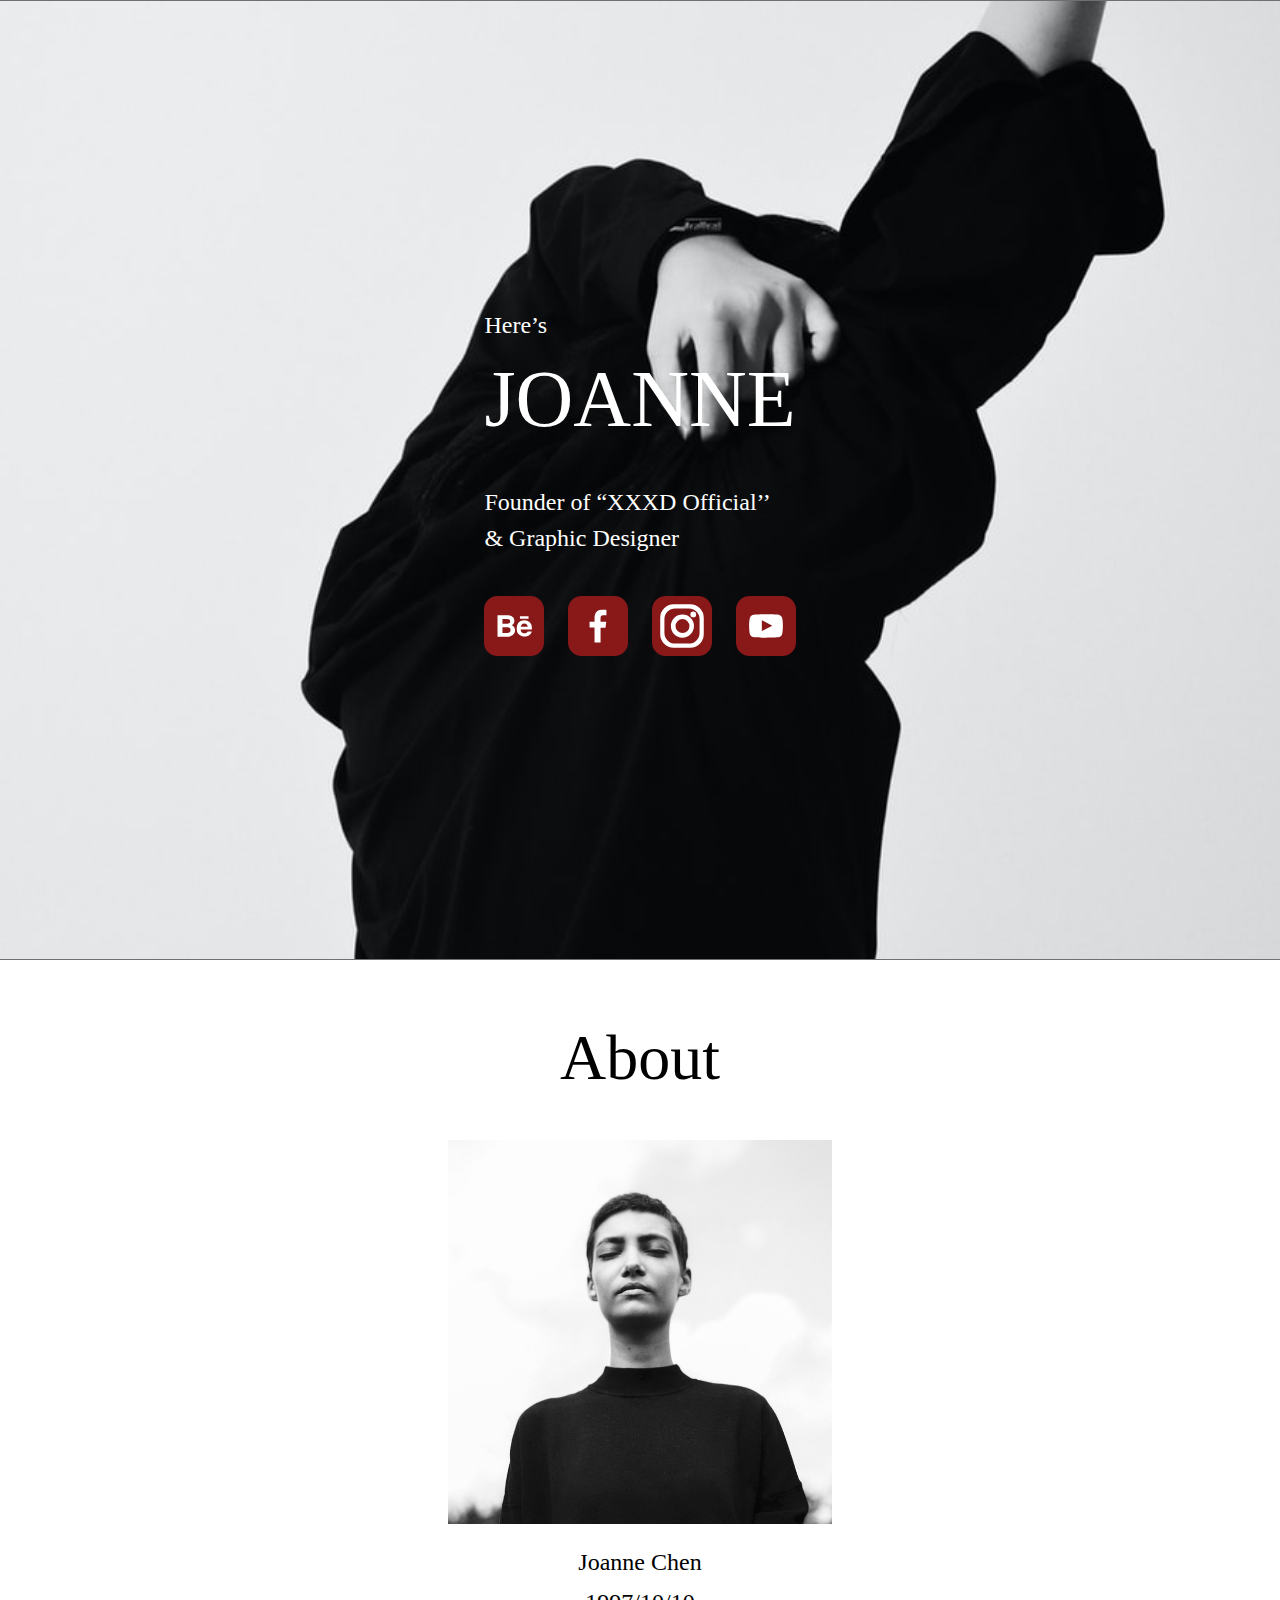
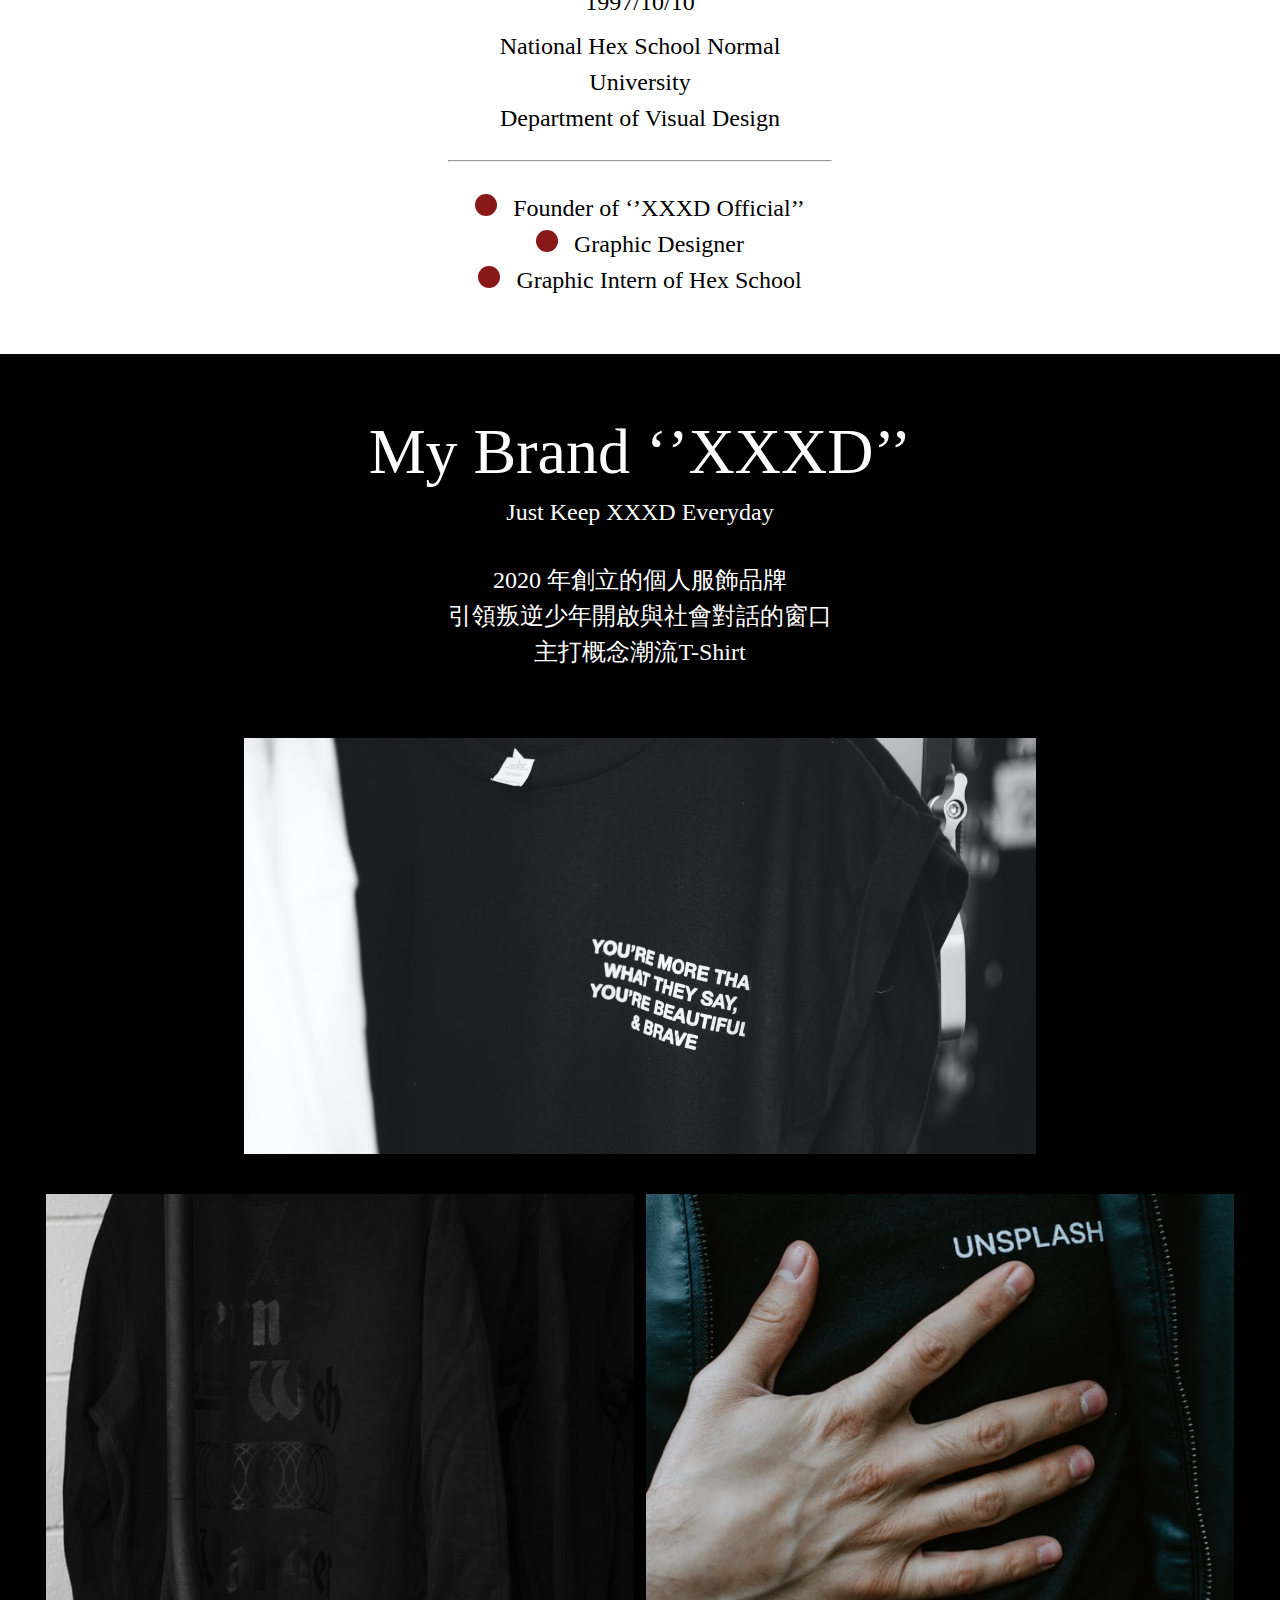
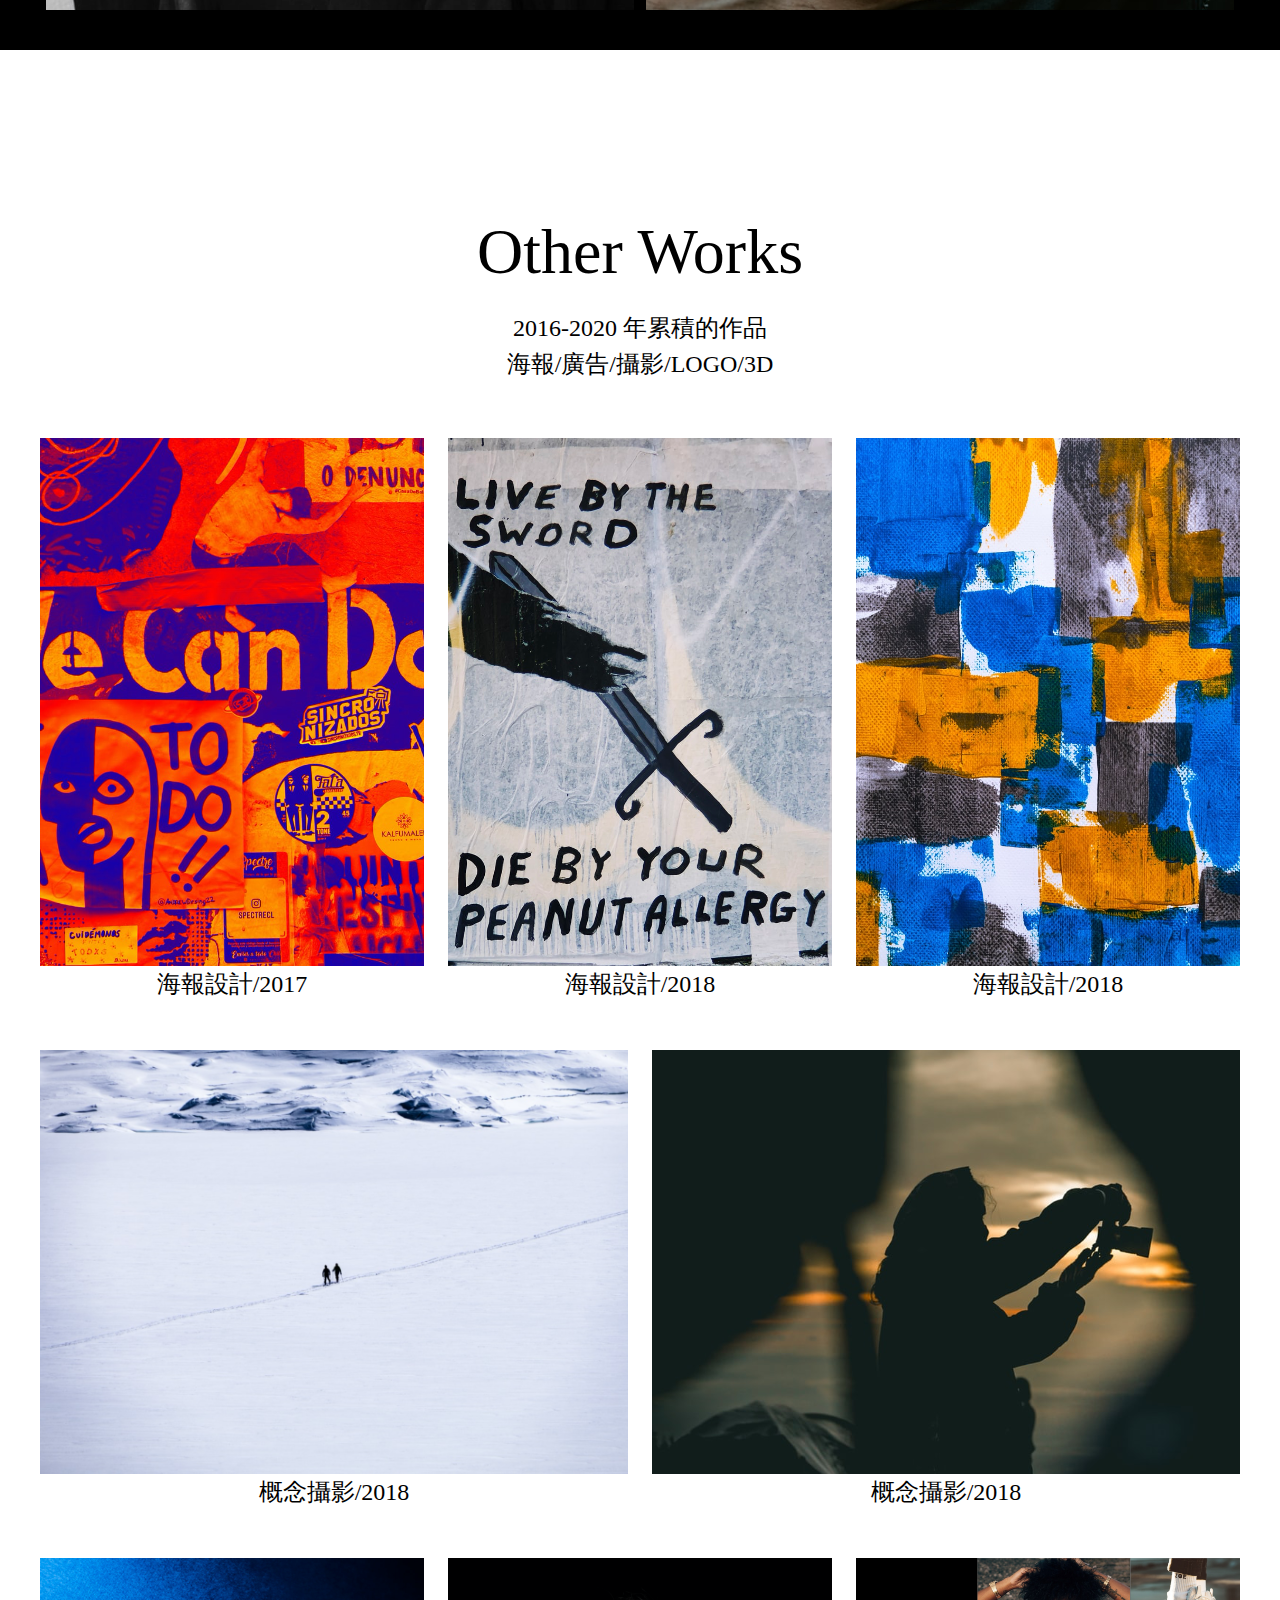
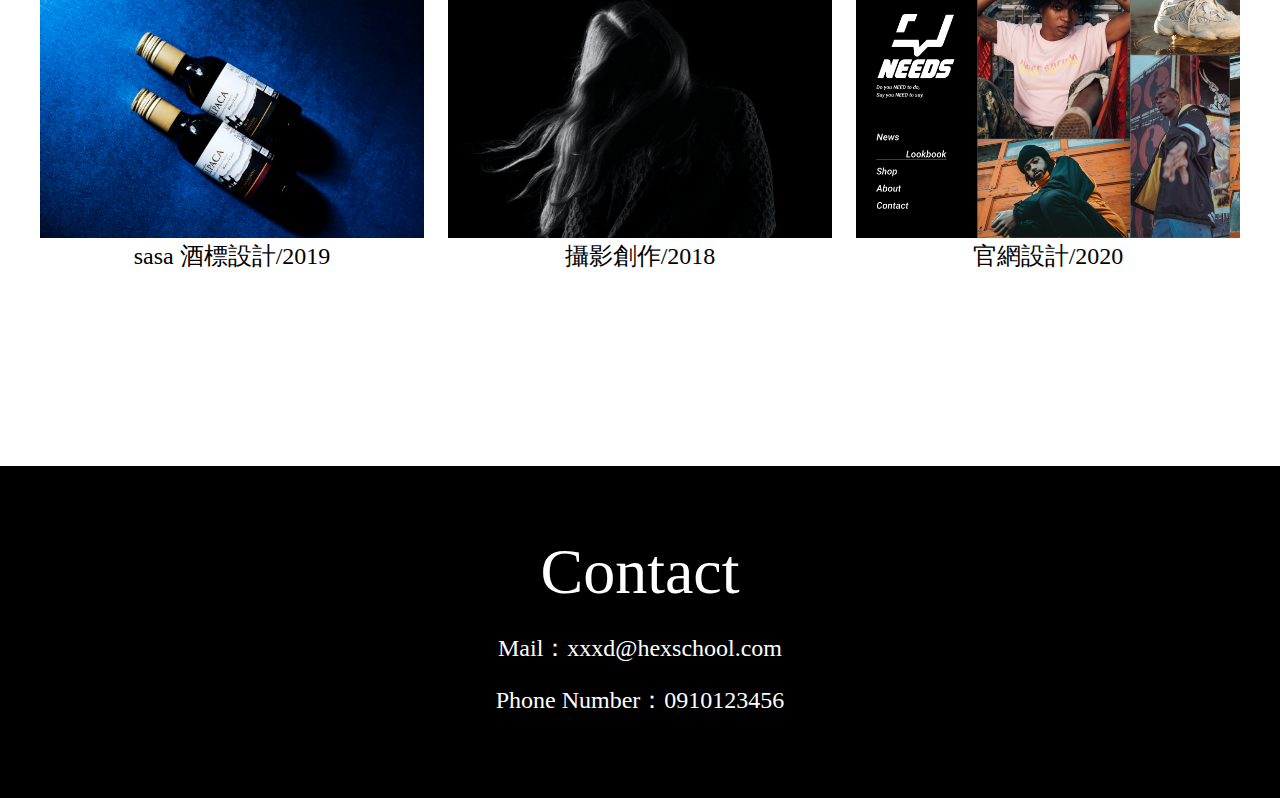
<file: index.html>
<!DOCTYPE html>
<html lang="zh-HANT">

<head>
  <meta charset="UTF-8">
  <meta name="viewport" content="width=device-width, initial-scale=1.0">
  <meta http-equiv="X-UA-Compatible" content="ie=edge">
  <title>個人網頁</title>
  <link rel="stylesheet" href="./assets/style/style.css">
</head>

<body>

  
<div class="banner d-flex justify-content-center align-items-center mb-7">
  <div class="banner-body">
    <h1 class="title mb-4"><span class="d-block mb-0">Here’s</span>JOANNE</h1>
    <p class="mb-5">Founder of “XXXD Official’’<br>& Graphic Designer</p>
    <ul class="d-flex justify-content-space-between">
      <li><a href="#"><img src="assets/images/behance.svg" alt="B站"></a></li>
      <li><a href="#"><img src="assets/images/facebook.svg" alt="FB"></a></li>
      <li><a href="#"><img src="assets/images/instagram.svg" alt="IG"></a></li>
      <li><a href="#"><img src="assets/images/youtube.svg" alt="YT"></a></li>
    </ul>
  </div>
</div>

<div class="container about text-align-center mb-7">
  <h2 class="subTitle mb-5">About</h2>
  <img src="assets/images/photo.png" alt="頭像" class="avatar">
  <ul>
    <li class="name">Joanne Chen</li>
    <li class="mb-1">1997/10/10</li>
    <li class="mb-3 border-bottom-black">National Hex School Normal University<br>Department of Visual Design</li>
  </ul>
  <hr class="hr-black">
  <ul>
    <li><i class="disc mr-2"></i>Founder of ‘’XXXD Official’’</li>
    <li><i class="disc mr-2"></i>Graphic Designer</li>
    <li><i class="disc mr-2"></i>Graphic Intern of Hex School</li>
  </ul>
</div>

<div class="darkBlack mb-7">
  <div class="container brand text-align-center">
    <h2 class="subTitle pt-7">My Brand ‘’XXXD’’</h2>
    <p class="mb-4">Just Keep XXXD Everyday</p>
    <p class="introduce">2020 年創立的個人服飾品牌<br>引領叛逆少年開啟與社會對話的窗口<br>主打概念潮流T-Shirt</p>
    <ul class="d-flex justify-content-space-between flex-wrap mb-20">
      <li class="m-auto mb-5"><img src="assets/images/brand_img1.png" alt="品牌照片一"></li>
      <li class="m-auto mb-5"><img src="assets/images/brand_img2.png" alt="品牌照片二"></li>
      <li class="m-auto mb-5"><img src="assets/images/brand_img3.png" alt="品牌照片三"></li>
    </ul>
  </div>
</div>

<div class="container works text-align-center mb-18">
  <h2 class="subTitle mb-2">Other Works</h2>
  <p class="mb-7">2016-2020 年累積的作品<br>海報/廣告/攝影/LOGO/3D</p>
  <ul class="d-flex justify-content-space-between flex-wrap">
    <li class="mb-6">
      <img src="assets/images/work_img1.png" alt="海報設計/2017">
      <h3>海報設計/2017</h3>
    </li>
    <li class="mb-6">
      <img src="assets/images/work_img2.png" alt="海報設計/2018">
      <h3>海報設計/2018</h3>
    </li>
    <li class="mb-6">
      <img src="assets/images/work_img3.png" alt="海報設計/2018">
      <h3>海報設計/2018</h3>
    </li>
    <li class="mb-6">
      <img src="assets/images/work_img4.png" alt="概念攝影/2018">
      <h3>概念攝影/2018</h3>
    </li>
    <li class="mb-6">
      <img src="assets/images/work_img5.png" alt="概念攝影/2018">
      <h3>概念攝影/2018</h3>
    </li>
    <li class="mb-6">
      <img src="assets/images/work_img6.png" alt="sasa 酒標設計/2019">
      <h3>sasa 酒標設計/2019</h3>
    </li>
    <li class="mb-6">
      <img src="assets/images/work_img7.png" alt="攝影創作/2018">
      <h3>攝影創作/2018</h3>
    </li>
    <li class="mb-6">
      <img src="assets/images/work_img8.png" alt="官網設計/2020">
      <h3>官網設計/2020</h3>
    </li>
  </ul>
</div>

<div class="darkBlack">
  <div class="container contact text-align-center pb-8">
    <h2 class="subTitle pt-8 mb-2">Contact</h2>
    <ul>
      <li class="mb-2"><a href="mailto:xxxd@hexschool.com">Mail：xxxd@hexschool.com</a></li>
      <li class="mb-2"><a href="tel:+886-0910123456">Phone Number：0910123456</a></li>
    </ul>
  </div>
</div>

</body>

</html>
</file>
<file: assets/style/style.css>
/* http://meyerweb.com/eric/tools/css/reset/ 
   v2.0 | 20110126
   License: none (public domain)
*/
html, body, div, span, applet, object, iframe,
h1, h2, h3, h4, h5, h6, p, blockquote, pre,
a, abbr, acronym, address, big, cite, code,
del, dfn, em, img, ins, kbd, q, s, samp,
small, strike, strong, sub, sup, tt, var,
b, u, i, center,
dl, dt, dd, ol, ul, li,
fieldset, form, label, legend,
table, caption, tbody, tfoot, thead, tr, th, td,
article, aside, canvas, details, embed,
figure, figcaption, footer, header, hgroup,
menu, nav, output, ruby, section, summary,
time, mark, audio, video {
  margin: 0;
  padding: 0;
  border: 0;
  font-size: 100%;
  font: inherit;
  vertical-align: baseline; }

/* HTML5 display-role reset for older browsers */
article, aside, details, figcaption, figure,
footer, header, hgroup, menu, nav, section {
  display: block; }

body {
  line-height: 1; }

ol, ul {
  list-style: none; }

blockquote, q {
  quotes: none; }

blockquote:before, blockquote:after,
q:before, q:after {
  content: '';
  content: none; }

table {
  border-collapse: collapse;
  border-spacing: 0; }

body {
  font-size: 24px;
  line-height: 1.5; }

img {
  min-width: 100%;
  height: auto;
  vertical-align: middle; }

.container {
  margin: auto;
  width: 1200px; }

.d-block {
  display: block; }

.d-flex {
  display: -webkit-box;
  display: -ms-flexbox;
  display: flex; }

.justify-content-space-between {
  -webkit-box-pack: justify;
      -ms-flex-pack: justify;
          justify-content: space-between; }

.justify-content-center {
  -webkit-box-pack: center;
      -ms-flex-pack: center;
          justify-content: center; }

.align-items-center {
  -webkit-box-align: center;
      -ms-flex-align: center;
          align-items: center; }

.flex-wrap {
  -ms-flex-wrap: wrap;
      flex-wrap: wrap; }

.text-align-center {
  text-align: center; }

.title {
  font-size: 80px;
  line-height: 106px; }
  .title span {
    font-size: 24px;
    line-height: 1.75; }

.subTitle {
  font-size: 64px;
  line-height: 84px; }

.darkBlack {
  background-color: #000000;
  color: #FFFFFF; }
  .darkBlack a {
    color: #FFFFFF;
    text-decoration: none; }
  .darkBlack a:hover {
    text-decoration: underline; }

/* padding-top */
.pt-7 {
  padding-top: 56px; }

.pt-8 {
  padding-top: 64px; }

/* padding-bottom */
.pb-8 {
  padding-bottom: 64px; }

/* margin-right */
.mr-2 {
  margin-right: 16px; }

/* margin-bottom */
.m-auto {
  margin: auto; }

.mb-0 {
  margin-bottom: 0; }

.mb-1 {
  margin-bottom: 8px; }

.mb-2 {
  margin-bottom: 16px; }

.mb-3 {
  margin-bottom: 24px; }

.mb-4 {
  margin-bottom: 32px; }

.mb-5 {
  margin-bottom: 40px; }

.mb-6 {
  margin-bottom: 48px; }

.mb-7 {
  margin-bottom: 56px; }

.mb-18 {
  margin-bottom: 144px; }

.mb-20 {
  margin-bottom: 160px; }

.banner {
  max-width: 100%;
  height: 960px;
  background-image: url(../images/banner.png);
  background-repeat: no-repeat;
  background-size: cover;
  background-position: center; }
  .banner .banner-body {
    color: #FFFFFF; }
  .banner a:hover {
    background-color: gray;
    border-radius: 100%; }

.about {
  width: 384px; }

.avatar {
  margin-bottom: 20px; }

.name {
  margin-bottom: 4px; }

.hr-black {
  margin-bottom: 28px;
  background-color: #000000; }

.disc {
  width: 22px;
  height: 22px;
  background-color: #891818;
  border-radius: 50%;
  display: inline-block; }

.brand {
  margin-bottom: 12px; }
  .brand .introduce {
    margin-bottom: 68px; }

/*# sourceMappingURL=style.css.map */
</file>
